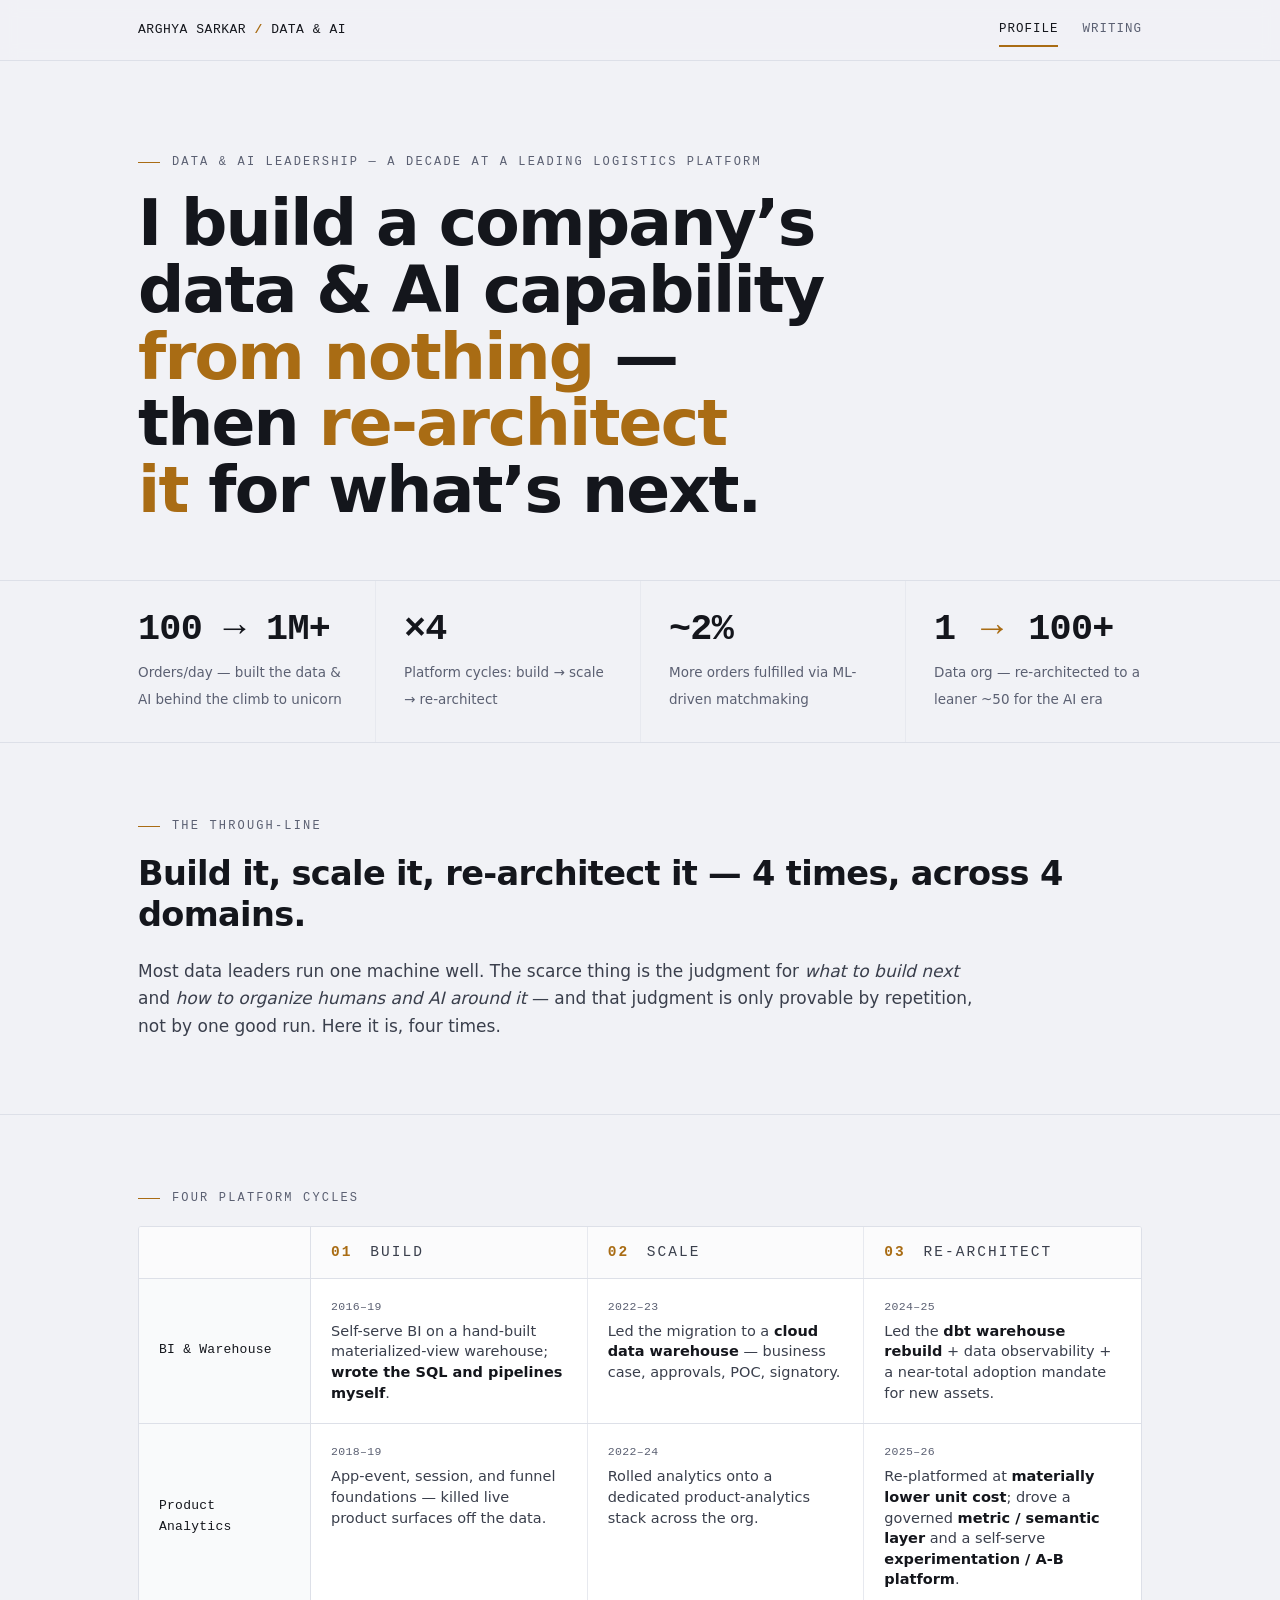
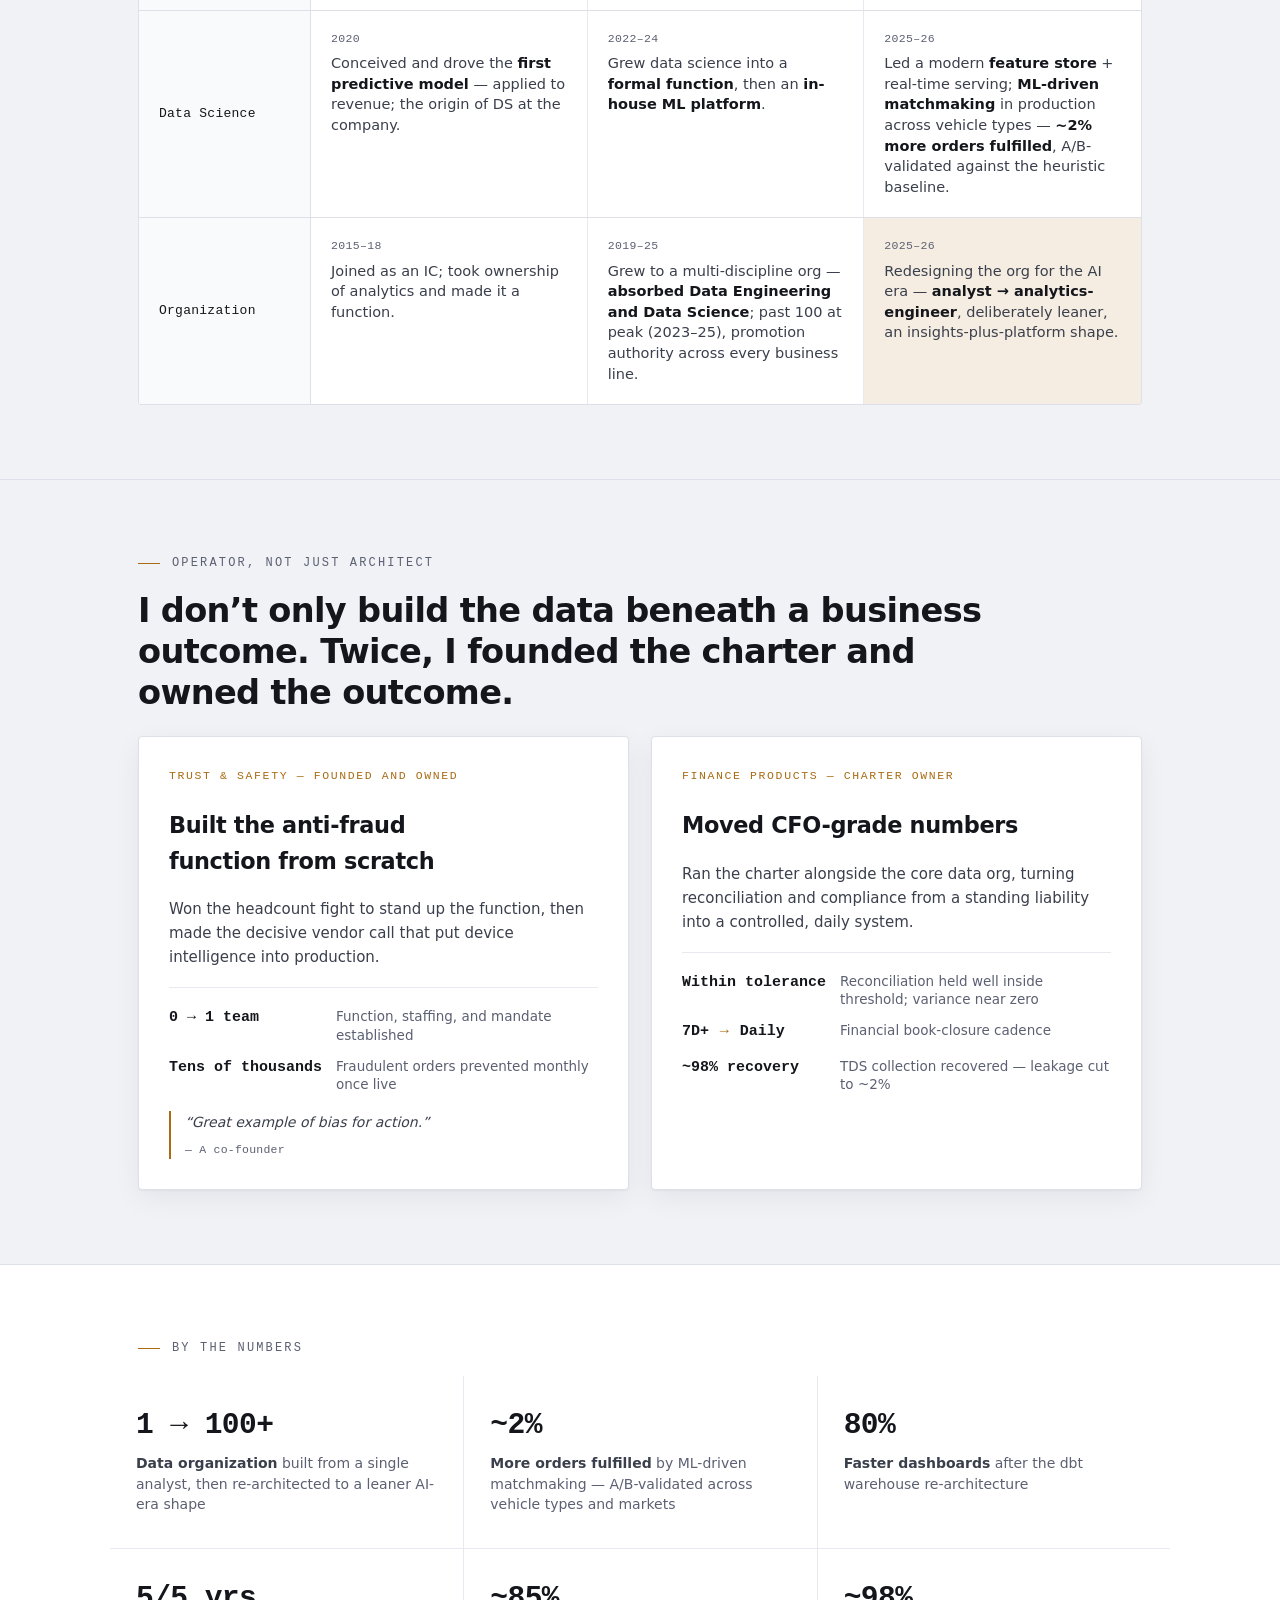
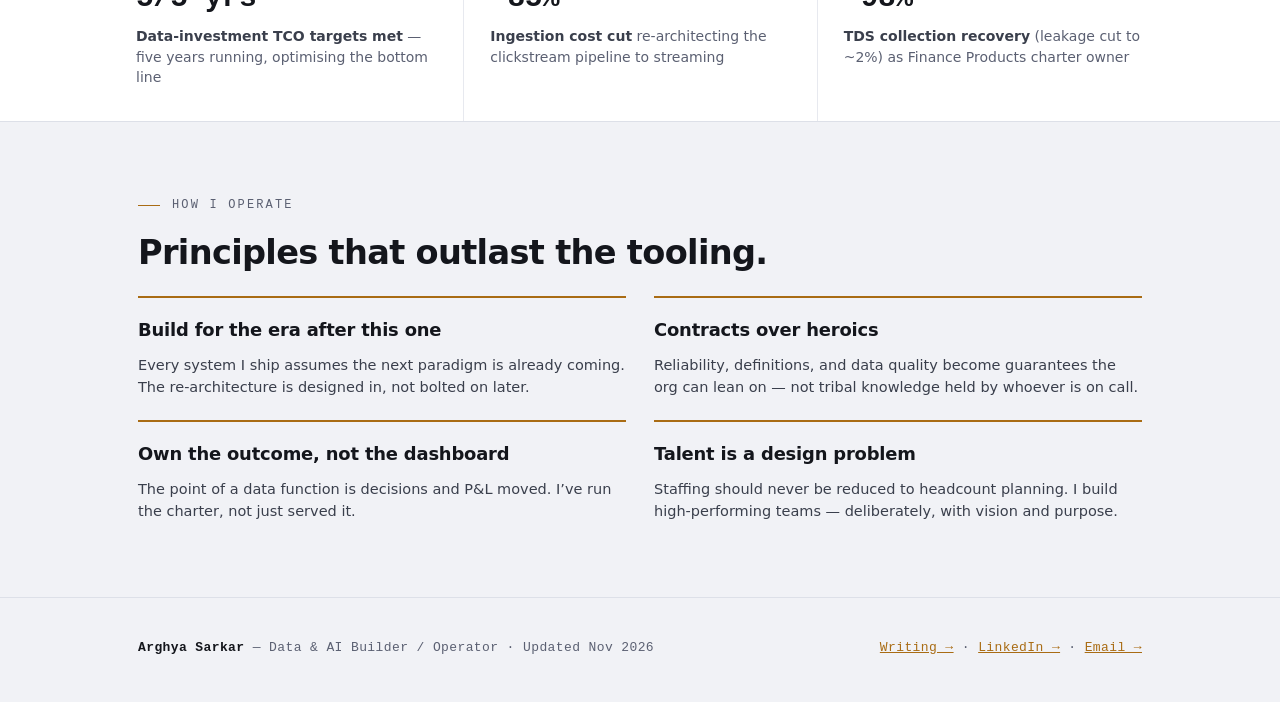
<file: index.html>
<!doctype html>
<html lang="en">
<head>
<meta charset="utf-8">
<meta name="viewport" content="width=device-width, initial-scale=1">
<meta name="robots" content="noindex">
<title>Arghya Sarkar — Data &amp; AI Builder / Operator</title>
<meta name="description" content="A decade-plus building and re-architecting a company's data & AI capability — four platform cycles and two business charters founded and owned.">
<meta property="og:type" content="website">
<meta property="og:title" content="Arghya Sarkar — Data & AI Builder / Operator">
<meta property="og:description" content="I build a company's data & AI capability from nothing — then re-architect it for what's next.">
<meta property="og:url" content="https://arghyasarkar.github.io/">
<meta property="og:image" content="https://arghyasarkar.github.io/og.png">
<meta property="og:image:width" content="1200">
<meta property="og:image:height" content="630">
<meta name="twitter:card" content="summary_large_image">
<link rel="icon" href="data:image/svg+xml,%3Csvg%20xmlns='http://www.w3.org/2000/svg'%20viewBox='0%200%20100%20100'%3E%3Ctext%20y='.9em'%20font-size='90'%3E%F0%9F%9B%A0%EF%B8%8F%3C/text%3E%3C/svg%3E">
<link rel="stylesheet" href="styles.css">
<script>document.documentElement.classList.add('js')</script>
</head>
<body>

<header class="topbar">
  <div class="wrap">
    <span class="brand">ARGHYA SARKAR <b>/</b> DATA &amp; AI</span>
    <nav class="nav" aria-label="Primary">
      <a class="navlink" href="index.html" aria-current="page">Profile</a>
      <a class="navlink" href="writing.html">Writing</a>
    </nav>
  </div>
</header>

<section class="hero">
  <div class="wrap reveal">
    <p class="eyebrow">Data &amp; AI leadership &mdash; a decade at a leading logistics platform</p>
    <h1>I build a company&rsquo;s data &amp; AI capability <span class="hl">from nothing</span> &mdash; then <span class="hl">re-architect it</span> for what&rsquo;s next.</h1>
  </div>
</section>

<section class="strip">
  <div class="wrap">
    <div class="stat"><span class="figure num">100 &rarr; 1M+</span><span class="label">Orders/day &mdash; built the data &amp; AI behind the climb to unicorn</span></div>
    <div class="stat"><span class="figure num">&times;4</span><span class="label">Platform cycles: build &rarr; scale &rarr; re-architect</span></div>
    <div class="stat"><span class="figure num">~2%</span><span class="label">More orders fulfilled via ML-driven matchmaking</span></div>
    <div class="stat"><span class="figure num">1 <span class="arrow">&rarr;</span> 100+</span><span class="label">Data org &mdash; re-architected to a leaner ~50 for the AI era</span></div>
  </div>
</section>

<section class="pad">
  <div class="wrap reveal">
    <p class="eyebrow">The through-line</p>
    <p class="lead-line tl-line">Build it, scale it, re-architect it &mdash; 4 times, across 4 domains.</p>
    <div class="body-col">
      <p>Most data leaders run one machine well. The scarce thing is the judgment for <em>what to build next</em> and <em>how to organize humans and AI around it</em> &mdash; and that judgment is only provable by repetition, not by one good run. Here it is, four times.</p>
    </div>
  </div>
</section>

<section class="pad">
  <div class="wrap reveal">
    <p class="eyebrow">Four platform cycles</p>
    <div class="matrix" role="table" aria-label="Four platform cycles across four domains">
      <div class="mrow head" role="row">
        <div class="dom" style="background:transparent;border-right-color:var(--line)"></div>
        <div class="cell colhd" role="columnheader"><b>01</b> Build</div>
        <div class="cell colhd" role="columnheader"><b>02</b> Scale</div>
        <div class="cell colhd" role="columnheader"><b>03</b> Re-architect</div>
      </div>
      <div class="mrow" role="row">
        <div class="dom" role="rowheader">BI &amp; Warehouse</div>
        <div class="cell"><span class="phase-tag"><b>01</b> Build</span><span class="yr num">2016&ndash;19</span>Self-serve BI on a hand-built materialized-view warehouse; <strong>wrote the SQL and pipelines myself</strong>.</div>
        <div class="cell"><span class="phase-tag"><b>02</b> Scale</span><span class="yr num">2022&ndash;23</span>Led the migration to a <strong>cloud data warehouse</strong> &mdash; business case, approvals, POC, signatory.</div>
        <div class="cell"><span class="phase-tag"><b>03</b> Re-architect</span><span class="yr num">2024&ndash;25</span>Led the <strong>dbt warehouse rebuild</strong> + data observability + a near-total adoption mandate for new assets.</div>
      </div>
      <div class="mrow" role="row">
        <div class="dom" role="rowheader">Product Analytics</div>
        <div class="cell"><span class="phase-tag"><b>01</b> Build</span><span class="yr num">2018&ndash;19</span>App-event, session, and funnel foundations &mdash; killed live product surfaces off the data.</div>
        <div class="cell"><span class="phase-tag"><b>02</b> Scale</span><span class="yr num">2022&ndash;24</span>Rolled analytics onto a dedicated product-analytics stack across the org.</div>
        <div class="cell"><span class="phase-tag"><b>03</b> Re-architect</span><span class="yr num">2025&ndash;26</span>Re-platformed at <strong>materially lower unit cost</strong>; drove a governed <strong>metric / semantic layer</strong> and a self-serve <strong>experimentation / A-B platform</strong>.</div>
      </div>
      <div class="mrow" role="row">
        <div class="dom" role="rowheader">Data Science</div>
        <div class="cell"><span class="phase-tag"><b>01</b> Build</span><span class="yr num">2020</span>Conceived and drove the <strong>first predictive model</strong> &mdash; applied to revenue; the origin of DS at the company.</div>
        <div class="cell"><span class="phase-tag"><b>02</b> Scale</span><span class="yr num">2022&ndash;24</span>Grew data science into a <strong>formal function</strong>, then an <strong>in-house ML platform</strong>.</div>
        <div class="cell"><span class="phase-tag"><b>03</b> Re-architect</span><span class="yr num">2025&ndash;26</span>Led a modern <strong>feature store</strong> + real-time serving; <strong>ML-driven matchmaking</strong> in production across vehicle types &mdash; <strong>~2% more orders fulfilled</strong>, A/B-validated against the heuristic baseline.</div>
      </div>
      <div class="mrow rearch" role="row">
        <div class="dom" role="rowheader">Organization</div>
        <div class="cell"><span class="phase-tag"><b>01</b> Build</span><span class="yr num">2015&ndash;18</span>Joined as an IC; took ownership of analytics and made it a function.</div>
        <div class="cell"><span class="phase-tag"><b>02</b> Scale</span><span class="yr num">2019&ndash;25</span>Grew to a multi-discipline org &mdash; <strong>absorbed Data Engineering and Data Science</strong>; past 100 at peak (2023&ndash;25), promotion authority across every business line.</div>
        <div class="cell"><span class="phase-tag"><b>03</b> Re-architect</span><span class="yr num">2025&ndash;26</span>Redesigning the org for the AI era &mdash; <strong>analyst &rarr; analytics-engineer</strong>, deliberately leaner, an insights-plus-platform shape.</div>
      </div>
    </div>
  </div>
</section>

<section class="pad">
  <div class="wrap reveal">
    <p class="eyebrow">Operator, not just architect</p>
    <p class="lead-line">I don&rsquo;t only build the data beneath a business outcome. Twice, I founded the charter and owned the outcome.</p>
    <div class="cards">
      <article class="card">
        <span class="kicker">Trust &amp; Safety &mdash; founded and owned</span>
        <h3>Built the anti-fraud function from scratch</h3>
        <p class="desc">Won the headcount fight to stand up the function, then made the decisive vendor call that put device intelligence into production.</p>
        <div class="metrics">
          <div class="metric"><span class="m-fig num">0 &rarr; 1 team</span><span class="m-lab">Function, staffing, and mandate established</span></div>
          <div class="metric"><span class="m-fig num">Tens of thousands</span><span class="m-lab">Fraudulent orders prevented monthly once live</span></div>
        </div>
        <blockquote class="quote-inline">&ldquo;Great example of bias for action.&rdquo;<cite>&mdash; A co-founder</cite></blockquote>
      </article>
      <article class="card">
        <span class="kicker">Finance Products &mdash; charter owner</span>
        <h3>Moved CFO-grade numbers</h3>
        <p class="desc">Ran the charter alongside the core data org, turning reconciliation and compliance from a standing liability into a controlled, daily system.</p>
        <div class="metrics">
          <div class="metric"><span class="m-fig num">Within tolerance</span><span class="m-lab">Reconciliation held well inside threshold; variance near zero</span></div>
          <div class="metric"><span class="m-fig num">7D+ <span class="arrow">&rarr;</span> Daily</span><span class="m-lab">Financial book-closure cadence</span></div>
          <div class="metric"><span class="m-fig num">~98% recovery</span><span class="m-lab">TDS collection recovered &mdash; leakage cut to ~2%</span></div>
        </div>
      </article>
    </div>
  </div>
</section>

<section class="proof">
  <div class="wrap reveal" style="padding-top:74px"><p class="eyebrow">By the numbers</p></div>
  <div class="wrap" style="padding:0">
    <div class="proof-grid reveal">
      <div class="pcell"><div class="pfig num">1 &rarr; 100+</div><div class="plab"><b>Data organization</b> built from a single analyst, then re-architected to a leaner AI-era shape</div></div>
      <div class="pcell"><div class="pfig num">~2%</div><div class="plab"><b>More orders fulfilled</b> by ML-driven matchmaking &mdash; A/B-validated across vehicle types and markets</div></div>
      <div class="pcell"><div class="pfig num">80%</div><div class="plab"><b>Faster dashboards</b> after the dbt warehouse re-architecture</div></div>
      <div class="pcell"><div class="pfig num">5/5 yrs</div><div class="plab"><b>Data-investment TCO targets met</b> &mdash; five years running, optimising the bottom line</div></div>
      <div class="pcell"><div class="pfig num">~85%</div><div class="plab"><b>Ingestion cost cut</b> re-architecting the clickstream pipeline to streaming</div></div>
      <div class="pcell"><div class="pfig num">~98%</div><div class="plab"><b>TDS collection recovery</b> (leakage cut to ~2%) as Finance Products charter owner</div></div>
    </div>
  </div>
</section>

<section class="pad">
  <div class="wrap reveal">
    <p class="eyebrow">How I operate</p>
    <p class="lead-line">Principles that outlast the tooling.</p>
    <div class="princ">
      <div class="tenet"><h3>Build for the era after this one</h3><p>Every system I ship assumes the next paradigm is already coming. The re-architecture is designed in, not bolted on later.</p></div>
      <div class="tenet"><h3>Contracts over heroics</h3><p>Reliability, definitions, and data quality become guarantees the org can lean on &mdash; not tribal knowledge held by whoever is on call.</p></div>
      <div class="tenet"><h3>Own the outcome, not the dashboard</h3><p>The point of a data function is decisions and P&amp;L moved. I&rsquo;ve run the charter, not just served it.</p></div>
      <div class="tenet"><h3>Talent is a design problem</h3><p>Staffing should never be reduced to headcount planning. I build high-performing teams &mdash; deliberately, with vision and purpose.</p></div>
    </div>
  </div>
</section>

<footer>
  <div class="wrap">
    <span class="fn"><b>Arghya Sarkar</b> &mdash; Data &amp; AI Builder / Operator &middot; Updated Nov 2026</span>
    <span class="fn"><a href="writing.html">Writing &rarr;</a> &middot; <a href="https://in.linkedin.com/in/arghya0sarkar">LinkedIn &rarr;</a> &middot; <a href="mailto:arghya.math@gmail.com">Email &rarr;</a></span>
  </div>
</footer>

<script src="app.js"></script>
</body>
</html>
</file>
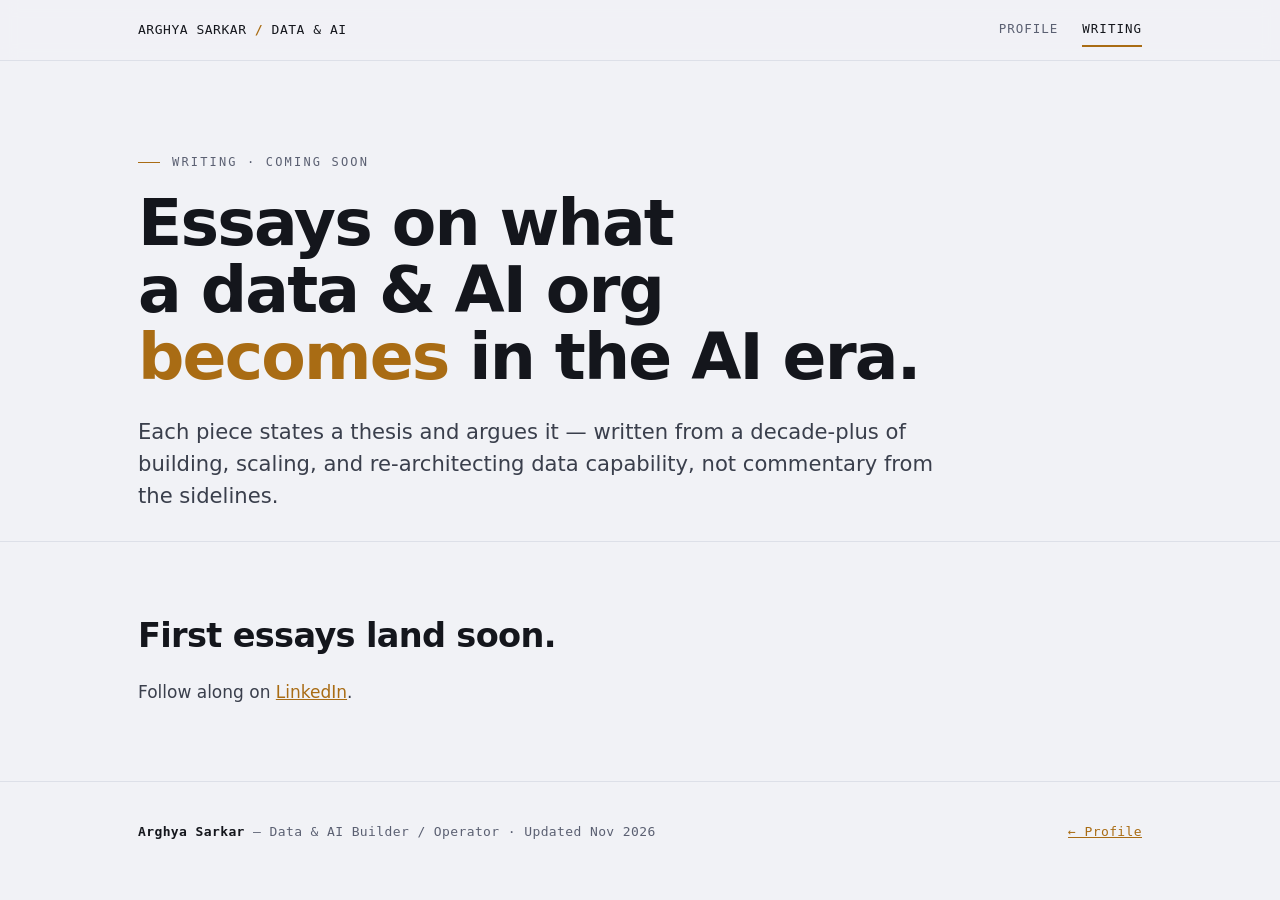
<file: writing.html>
<!doctype html>
<html lang="en">
<head>
<meta charset="utf-8">
<meta name="viewport" content="width=device-width, initial-scale=1">
<meta name="robots" content="noindex">
<title>Writing — Arghya Sarkar</title>
<meta name="description" content="Essays on data & AI leadership in the AI era — coming soon.">
<meta property="og:type" content="website">
<meta property="og:title" content="Writing — Arghya Sarkar">
<meta property="og:description" content="Essays on what a data & AI organization becomes in the AI era — coming soon.">
<meta property="og:url" content="https://arghyasarkar.github.io/writing.html">
<meta property="og:image" content="https://arghyasarkar.github.io/og.png">
<meta property="og:image:width" content="1200">
<meta property="og:image:height" content="630">
<meta name="twitter:card" content="summary_large_image">
<link rel="icon" href="data:image/svg+xml,%3Csvg%20xmlns='http://www.w3.org/2000/svg'%20viewBox='0%200%20100%20100'%3E%3Ctext%20y='.9em'%20font-size='90'%3E%F0%9F%9B%A0%EF%B8%8F%3C/text%3E%3C/svg%3E">
<link rel="stylesheet" href="styles.css">
<script>document.documentElement.classList.add('js')</script>
</head>
<body>

<header class="topbar">
  <div class="wrap">
    <span class="brand">ARGHYA SARKAR <b>/</b> DATA &amp; AI</span>
    <nav class="nav" aria-label="Primary">
      <a class="navlink" href="index.html">Profile</a>
      <a class="navlink" href="writing.html" aria-current="page">Writing</a>
    </nav>
  </div>
</header>

<section class="hero">
  <div class="wrap reveal">
    <p class="eyebrow">Writing &middot; coming soon</p>
    <h1>Essays on what a data &amp; AI org <span class="hl">becomes</span> in the AI era.</h1>
    <p class="lede">Each piece states a thesis and argues it &mdash; written from a decade-plus of building, scaling, and re-architecting data capability, not commentary from the sidelines.</p>
  </div>
</section>

<section class="pad">
  <div class="wrap reveal">
    <p class="lead-line">First essays land soon.</p>
    <div class="body-col">
      <p>Follow along on <a href="https://in.linkedin.com/in/arghya0sarkar">LinkedIn</a>.</p>
    </div>
  </div>
</section>

<footer>
  <div class="wrap">
    <span class="fn"><b>Arghya Sarkar</b> &mdash; Data &amp; AI Builder / Operator &middot; Updated Nov 2026</span>
    <span class="fn"><a href="index.html">&larr; Profile</a></span>
  </div>
</footer>

<script src="app.js"></script>
</body>
</html>
</file>
<file: styles.css>
:root {
  --ground: #F1F2F6; --surface: #FFFFFF; --ink: #14161C; --ink-soft: #3A3F4C;
  --muted: #5B6072; --line: #DDE0E8; --line-soft: #E7E9EF;
  --signal: #A96C14; --signal-soft: rgba(169, 108, 20, 0.12);
  --shadow: 0 1px 2px rgba(20,22,28,.04), 0 8px 28px rgba(20,22,28,.06);
  --font-display: -apple-system, BlinkMacSystemFont, "Segoe UI", system-ui, "Helvetica Neue", Arial, sans-serif;
  --font-body: -apple-system, BlinkMacSystemFont, "Segoe UI", system-ui, "Helvetica Neue", Arial, sans-serif;
  --font-mono: ui-monospace, "SF Mono", "Cascadia Code", "JetBrains Mono", Menlo, Consolas, monospace;
  --maxw: 1060px;
}
@media (prefers-color-scheme: dark) {
  :root { --ground: #101219; --surface: #181B24; --ink: #E9EBF1; --ink-soft: #C3C7D2; --muted: #878D9E; --line: #282C38; --line-soft: #21242F; --signal: #E0A94E; --signal-soft: rgba(224, 169, 78, 0.14); --shadow: 0 1px 2px rgba(0,0,0,.3), 0 12px 40px rgba(0,0,0,.35); }
}
:root[data-theme="dark"] { --ground: #101219; --surface: #181B24; --ink: #E9EBF1; --ink-soft: #C3C7D2; --muted: #878D9E; --line: #282C38; --line-soft: #21242F; --signal: #E0A94E; --signal-soft: rgba(224, 169, 78, 0.14); --shadow: 0 1px 2px rgba(0,0,0,.3), 0 12px 40px rgba(0,0,0,.35); }
:root[data-theme="light"] { --ground: #F1F2F6; --surface: #FFFFFF; --ink: #14161C; --ink-soft: #3A3F4C; --muted: #5B6072; --line: #DDE0E8; --line-soft: #E7E9EF; --signal: #A96C14; --signal-soft: rgba(169, 108, 20, 0.12); --shadow: 0 1px 2px rgba(20,22,28,.04), 0 8px 28px rgba(20,22,28,.06); }

* { box-sizing: border-box; }
html { -webkit-text-size-adjust: 100%; scroll-behavior: smooth; }
body { margin: 0; background: var(--ground); color: var(--ink); font-family: var(--font-body); font-size: 17px; line-height: 1.6; -webkit-font-smoothing: antialiased; text-rendering: optimizeLegibility; }
.wrap { max-width: var(--maxw); margin: 0 auto; padding: 0 28px; }

.eyebrow { font-family: var(--font-mono); font-size: 12px; letter-spacing: .18em; text-transform: uppercase; color: var(--muted); margin: 0 0 18px; display: flex; align-items: center; gap: 12px; }
.eyebrow::before { content: ""; width: 22px; height: 1px; background: var(--signal); display: inline-block; flex: none; }
h1, h2, h3 { font-family: var(--font-display); font-weight: 700; text-wrap: balance; }
.num { font-family: var(--font-mono); font-variant-numeric: tabular-nums; font-feature-settings: "tnum" 1; }
.arrow { color: var(--signal); font-weight: 700; padding: 0 .12em; }

section { border-top: 1px solid var(--line); }
section:first-of-type { border-top: none; }
.pad { padding: 74px 0; }

.topbar { border-bottom: 1px solid var(--line); background: color-mix(in srgb, var(--ground) 86%, transparent); backdrop-filter: saturate(140%) blur(8px); position: sticky; top: 0; z-index: 5; }
.topbar .wrap { display: flex; justify-content: space-between; align-items: center; padding-top: 13px; padding-bottom: 13px; gap: 20px; }
.brand { font-family: var(--font-mono); font-size: 13px; letter-spacing: .04em; color: var(--ink); white-space: nowrap; }
.brand b { color: var(--signal); font-weight: 700; }
.nav { display: flex; gap: 24px; }
.navlink { font-family: var(--font-mono); font-size: 12.5px; letter-spacing: .08em; text-transform: uppercase; color: var(--muted); text-decoration: none; padding: 6px 0; border-bottom: 2px solid transparent; transition: color .2s ease, border-color .2s ease; }
.navlink:hover { color: var(--ink); }
.navlink[aria-current="page"] { color: var(--ink); border-bottom-color: var(--signal); }

.hero .wrap { padding-top: 92px; padding-bottom: 30px; }
.hero h1 { font-size: clamp(2.35rem, 5.4vw, 4.05rem); line-height: 1.03; letter-spacing: -0.028em; margin: 0 0 26px; max-width: 20ch; }
.hero h1 .hl { color: var(--signal); }
.lede { font-size: clamp(1.06rem, 1.7vw, 1.32rem); color: var(--ink-soft); max-width: 60ch; margin: 0; line-height: 1.5; }

.strip { border-top: 1px solid var(--line); }
.strip .wrap { display: grid; grid-template-columns: repeat(4, 1fr); gap: 0; padding: 0; }
.stat { padding: 30px 28px; border-left: 1px solid var(--line-soft); }
.stat:first-child { border-left: none; }
.stat .figure { font-family: var(--font-mono); font-variant-numeric: tabular-nums; font-size: clamp(1.6rem, 2.9vw, 2.3rem); font-weight: 600; letter-spacing: -0.02em; line-height: 1; color: var(--ink); display: block; margin-bottom: 10px; }
.stat .label { font-size: 13.5px; color: var(--muted); line-height: 1.4; }

.lead-line { font-family: var(--font-display); font-weight: 650; font-size: clamp(1.5rem, 3vw, 2.1rem); line-height: 1.22; letter-spacing: -0.02em; margin: 0 0 22px; max-width: 38ch; }
.lead-line.tl-line { max-width: 42ch; } /* through-line heading: fits one line on desktop, wraps gracefully on mobile */
.body-col { max-width: 78ch; color: var(--ink-soft); }
.body-col p { margin: 0 0 16px; }
.body-col p:last-child { margin-bottom: 0; }

.matrix { display: flex; flex-direction: column; margin-top: 8px; border: 1px solid var(--line); border-radius: 3px; overflow: hidden; background: var(--surface); }
.mrow { display: grid; grid-template-columns: 172px 1fr 1fr 1fr; border-top: 1px solid var(--line); }
.mrow:first-child { border-top: none; }
.mrow.head { background: color-mix(in srgb, var(--surface) 70%, var(--ground)); }
.mrow.head .cell { padding-top: 15px; padding-bottom: 15px; }
.colhd { font-family: var(--font-mono); font-size: 11.5px; letter-spacing: .14em; text-transform: uppercase; color: var(--muted); }
.colhd b { color: var(--signal); font-weight: 700; margin-right: 7px; }
.dom { padding: 20px; font-family: var(--font-mono); font-size: 13px; letter-spacing: .02em; color: var(--ink); border-right: 1px solid var(--line); display: flex; align-items: center; background: color-mix(in srgb, var(--surface) 60%, var(--ground)); }
.cell { padding: 20px; border-right: 1px solid var(--line-soft); font-size: 14.5px; line-height: 1.42; color: var(--ink-soft); }
.cell:last-child { border-right: none; }
.cell .yr { font-family: var(--font-mono); font-size: 11.5px; color: var(--muted); display: block; margin-bottom: 6px; letter-spacing: .03em; }
.cell strong { color: var(--ink); font-weight: 650; }
.phase-tag { display: none; }
.mrow.rearch .cell:last-child { background: var(--signal-soft); }

.cards { display: grid; grid-template-columns: 1fr 1fr; gap: 22px; margin-top: 6px; }
.card { background: var(--surface); border: 1px solid var(--line); border-radius: 4px; padding: 30px; box-shadow: var(--shadow); display: flex; flex-direction: column; gap: 18px; }
.card .kicker { font-family: var(--font-mono); font-size: 11.5px; letter-spacing: .14em; text-transform: uppercase; color: var(--signal); }
.card h3 { font-size: 1.4rem; margin: 4px 0 0; letter-spacing: -0.015em; }
.card .desc { color: var(--ink-soft); font-size: 15px; margin: 0; }
.card .metrics { display: grid; grid-template-columns: auto 1fr; column-gap: 14px; row-gap: 12px; align-items: baseline; border-top: 1px solid var(--line-soft); padding-top: 18px; }
.metric { display: contents; }
.metric .m-fig { font-family: var(--font-mono); font-variant-numeric: tabular-nums; font-size: 15px; font-weight: 600; color: var(--ink); white-space: nowrap; }
.metric .m-lab { font-size: 13.5px; color: var(--muted); line-height: 1.35; }
.quote-inline { font-size: 14px; color: var(--ink-soft); font-style: italic; border-left: 2px solid var(--signal); padding-left: 14px; margin: 0; margin-top: auto; }
.quote-inline cite { display: block; font-style: normal; font-family: var(--font-mono); font-size: 11.5px; color: var(--muted); margin-top: 7px; letter-spacing: .02em; }

.proof { background: var(--surface); }
.proof-grid { display: grid; grid-template-columns: repeat(3, 1fr); }
.pcell { padding: 34px 26px; border-top: 1px solid var(--line-soft); border-left: 1px solid var(--line-soft); }
.pcell:nth-child(-n+3) { border-top: none; }
.pcell:nth-child(3n+1) { border-left: none; }
.pcell .pfig { font-family: var(--font-mono); font-variant-numeric: tabular-nums; font-size: clamp(1.35rem, 2.4vw, 1.85rem); font-weight: 600; letter-spacing: -0.02em; color: var(--ink); line-height: 1.05; margin-bottom: 12px; }
.pcell .plab { font-size: 14px; color: var(--muted); line-height: 1.45; }
.pcell .plab b { color: var(--ink-soft); font-weight: 600; }

.princ { display: grid; grid-template-columns: repeat(2, 1fr); gap: 22px 28px; margin-top: 6px; }
.tenet { border-top: 2px solid var(--signal); padding-top: 18px; }
.tenet h3 { font-size: 1.12rem; margin: 0 0 10px; letter-spacing: -0.01em; }
.tenet p { margin: 0; font-size: 14.5px; color: var(--ink-soft); line-height: 1.5; }

.essays { display: flex; flex-direction: column; }
.essay { border-top: 1px solid var(--line); padding: 40px 0; display: grid; grid-template-columns: 68px 1fr; gap: 26px; }
.essay:first-of-type { border-top: none; }
.essay .en { font-family: var(--font-mono); font-size: 13px; color: var(--signal); font-weight: 700; letter-spacing: .05em; padding-top: 6px; }
.essay h3 { font-size: clamp(1.3rem, 2.6vw, 1.9rem); line-height: 1.2; letter-spacing: -0.02em; margin: 0 0 8px; max-width: 24ch; }
.essay .working { font-family: var(--font-mono); font-size: 11.5px; color: var(--muted); letter-spacing: .04em; margin: 0 0 16px; }
.essay .premise { color: var(--ink-soft); margin: 0 0 20px; max-width: 60ch; }
.essay .beats { list-style: none; margin: 0 0 18px; padding: 0; display: flex; flex-direction: column; gap: 9px; max-width: 62ch; }
.essay .beats li { font-size: 14.5px; color: var(--ink-soft); padding-left: 22px; position: relative; line-height: 1.45; }
.essay .beats li::before { content: "—"; position: absolute; left: 0; color: var(--signal); }
.essay .foot { display: flex; gap: 10px; flex-wrap: wrap; align-items: center; }
.chip { font-family: var(--font-mono); font-size: 11px; letter-spacing: .06em; text-transform: uppercase; color: var(--muted); border: 1px solid var(--line); border-radius: 100px; padding: 4px 11px; }
.chip.live { color: var(--signal); border-color: color-mix(in srgb, var(--signal) 45%, var(--line)); }

footer { border-top: 1px solid var(--line); }
footer .wrap { padding: 40px 28px; display: flex; justify-content: space-between; align-items: baseline; gap: 20px; flex-wrap: wrap; }
footer .fn { font-family: var(--font-mono); font-size: 13px; color: var(--muted); letter-spacing: .03em; }
footer .fn b { color: var(--ink); }
footer a { color: var(--signal); }

a { color: var(--signal); }
:focus-visible { outline: 2px solid var(--signal); outline-offset: 3px; border-radius: 2px; }

/* reveal — only hide when JS is present, so no-JS shows everything */
.js .reveal { opacity: 0; transform: translateY(14px); transition: opacity .7s ease, transform .7s ease; }
.js .reveal.in { opacity: 1; transform: none; }
@media (prefers-reduced-motion: reduce) { html { scroll-behavior: auto; } .js .reveal { opacity: 1; transform: none; transition: none; } }

@media (max-width: 860px) {
  .strip .wrap { grid-template-columns: 1fr 1fr; }
  .stat:nth-child(3) { border-left: none; }
  .stat:nth-child(-n+2) { border-bottom: 1px solid var(--line-soft); }
  .cards { grid-template-columns: 1fr; }
  .proof-grid { grid-template-columns: 1fr 1fr; }
  .pcell:nth-child(3n+1) { border-left: 1px solid var(--line-soft); }
  .pcell:nth-child(odd) { border-left: none; }
  .pcell:nth-child(-n+3) { border-top: 1px solid var(--line-soft); }
  .pcell:nth-child(-n+2) { border-top: none; }
  .princ { grid-template-columns: 1fr; gap: 26px; }
}
@media (max-width: 720px) {
  body { font-size: 16px; }
  .pad { padding: 56px 0; }
  .topbar .wrap { flex-direction: column; align-items: flex-start; gap: 10px; }
  .matrix { border-radius: 4px; }
  .mrow.head { display: none; }
  .mrow { grid-template-columns: 1fr; border-top: 6px solid var(--line); }
  .dom { border-right: none; border-bottom: 1px solid var(--line); }
  .cell { border-right: none; border-bottom: 1px solid var(--line-soft); }
  .mrow .cell:last-child { border-bottom: none; }
  .phase-tag { display: block; font-family: var(--font-mono); font-size: 11px; letter-spacing: .12em; text-transform: uppercase; color: var(--muted); margin-bottom: 8px; }
  .phase-tag b { color: var(--signal); }
  .essay { grid-template-columns: 1fr; gap: 10px; }
  .essay .en { padding-top: 0; }
}
@media (max-width: 520px) {
  .strip .wrap { grid-template-columns: 1fr; }
  .stat { border-left: none !important; border-bottom: 1px solid var(--line-soft); }
  .stat:last-child { border-bottom: none; }
  .proof-grid { grid-template-columns: 1fr; }
  .pcell { border-left: none !important; border-top: 1px solid var(--line-soft) !important; }
  .pcell:first-child { border-top: none !important; }
}
</file>
